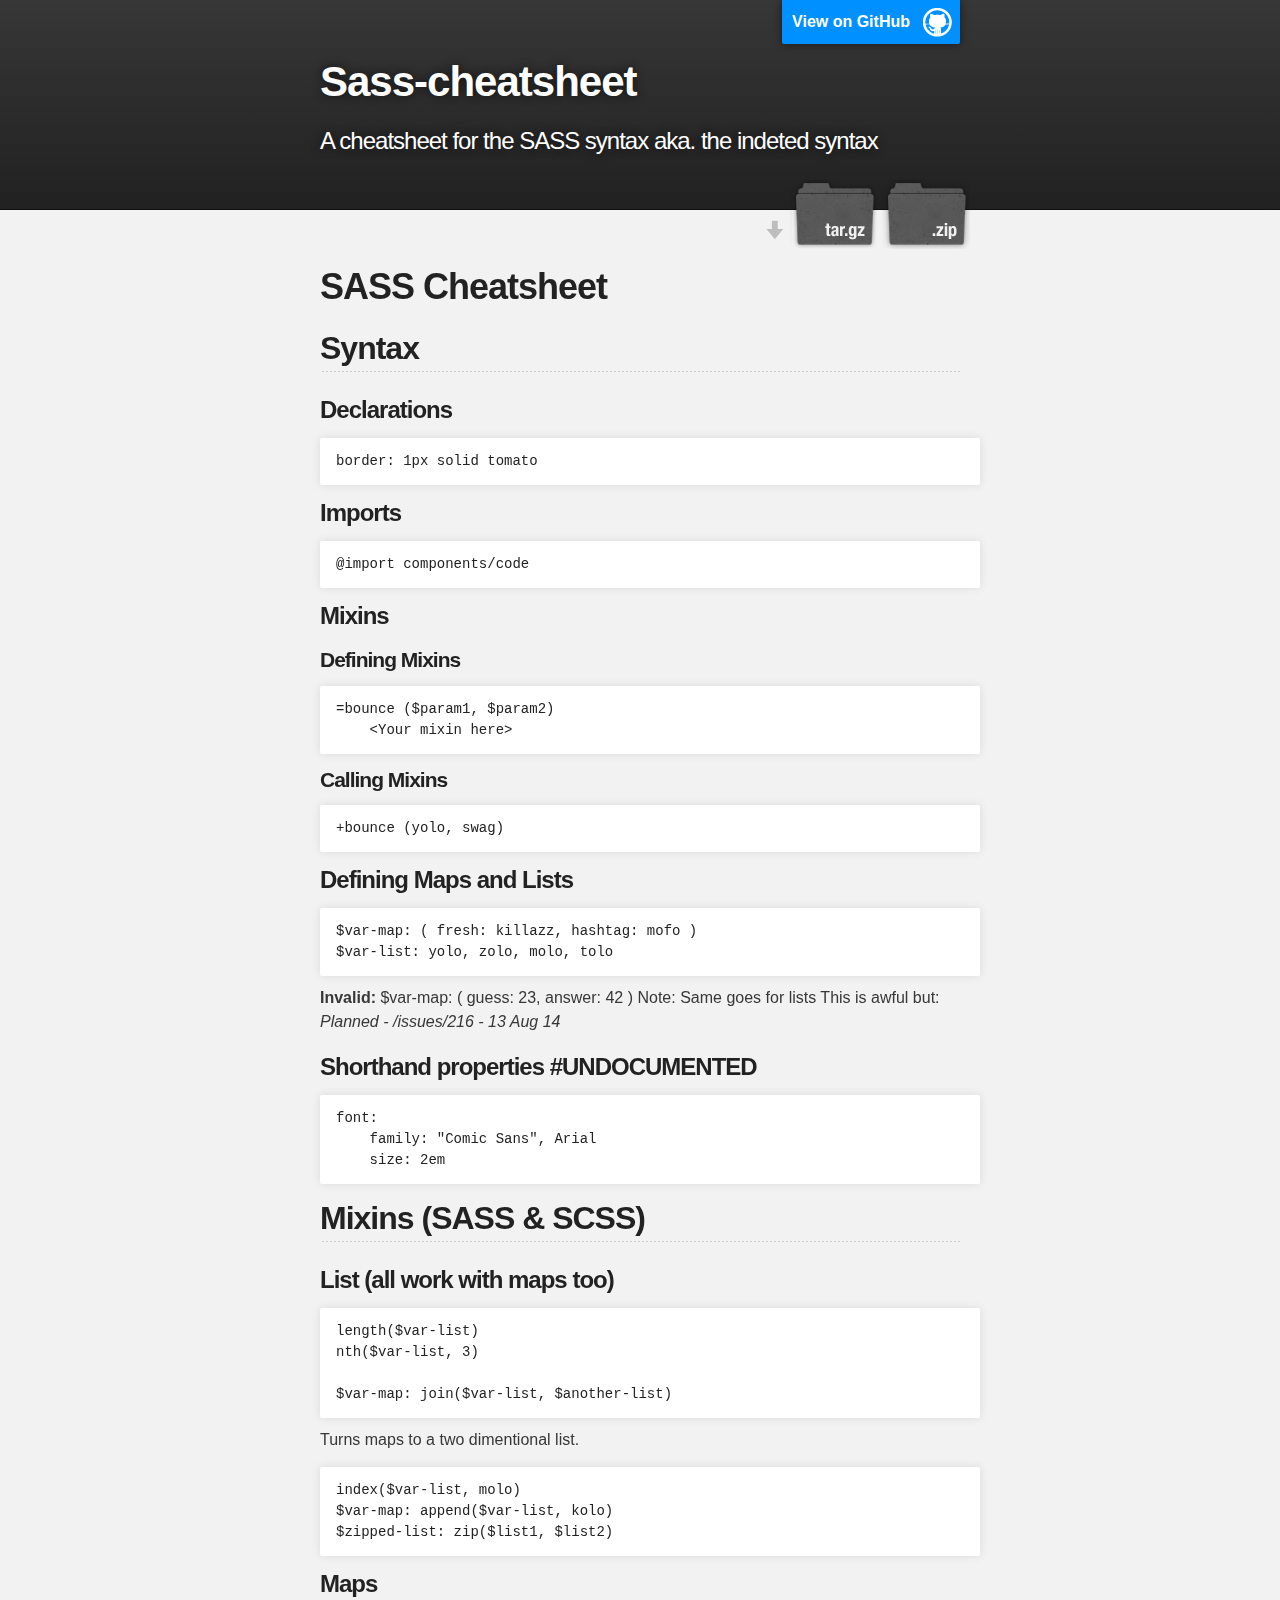
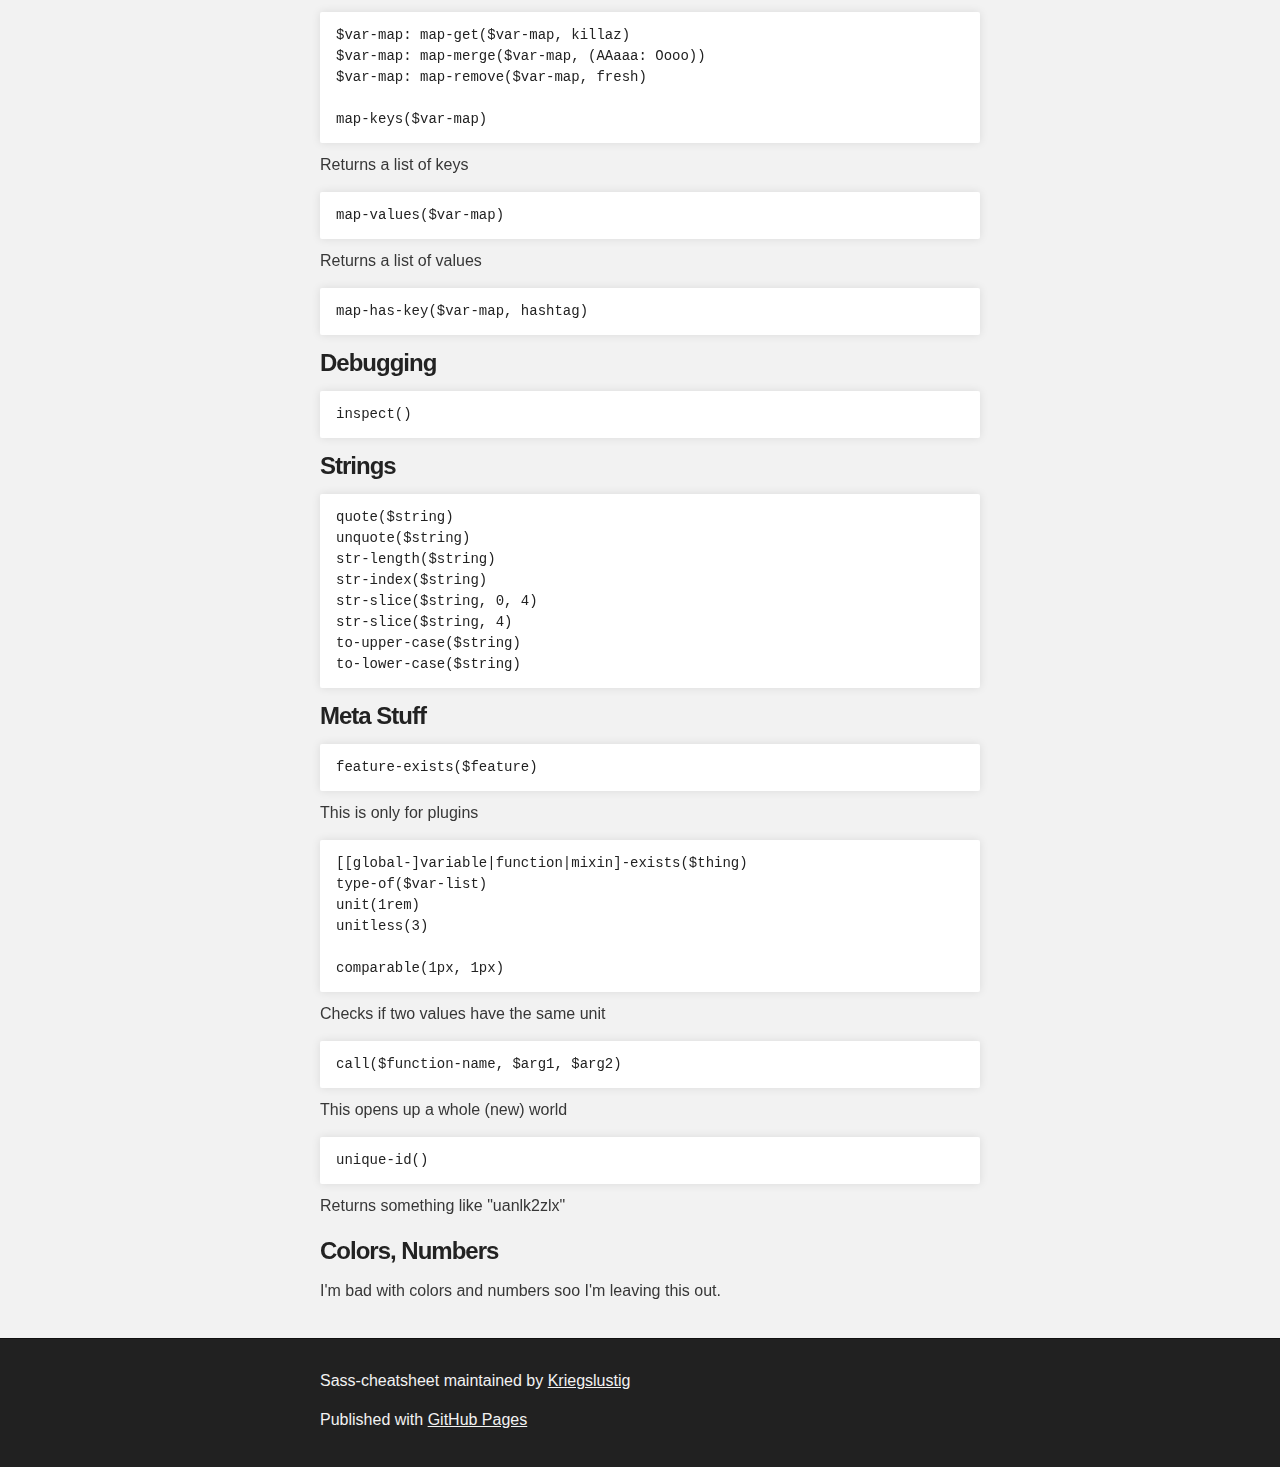
<file: index.html>
<!DOCTYPE html>
<html>

  <head>
    <meta charset='utf-8'>
    <meta http-equiv="X-UA-Compatible" content="chrome=1">
    <meta name="description" content="Sass-cheatsheet : A cheatsheet for the SASS syntax aka. the indeted syntax">

    <link rel="stylesheet" type="text/css" media="screen" href="stylesheets/stylesheet.css">

    <title>Sass-cheatsheet</title>
  </head>

  <body>

    <!-- HEADER -->
    <div id="header_wrap" class="outer">
        <header class="inner">
          <a id="forkme_banner" href="https://github.com/Kriegslustig/SASS-cheatsheet">View on GitHub</a>

          <h1 id="project_title">Sass-cheatsheet</h1>
          <h2 id="project_tagline">A cheatsheet for the SASS syntax aka. the indeted syntax</h2>

            <section id="downloads">
              <a class="zip_download_link" href="https://github.com/Kriegslustig/SASS-cheatsheet/zipball/master">Download this project as a .zip file</a>
              <a class="tar_download_link" href="https://github.com/Kriegslustig/SASS-cheatsheet/tarball/master">Download this project as a tar.gz file</a>
            </section>
        </header>
    </div>

    <!-- MAIN CONTENT -->
    <div id="main_content_wrap" class="outer">
      <section id="main_content" class="inner">
        <h1>
<a id="sass-cheatsheet" class="anchor" href="#sass-cheatsheet" aria-hidden="true"><span class="octicon octicon-link"></span></a>SASS Cheatsheet</h1>

<h2>
<a id="syntax" class="anchor" href="#syntax" aria-hidden="true"><span class="octicon octicon-link"></span></a>Syntax</h2>

<h3>
<a id="declarations" class="anchor" href="#declarations" aria-hidden="true"><span class="octicon octicon-link"></span></a>Declarations</h3>

<pre><code>border: 1px solid tomato
</code></pre>

<h3>
<a id="imports" class="anchor" href="#imports" aria-hidden="true"><span class="octicon octicon-link"></span></a>Imports</h3>

<pre><code>@import components/code
</code></pre>

<h3>
<a id="mixins" class="anchor" href="#mixins" aria-hidden="true"><span class="octicon octicon-link"></span></a>Mixins</h3>

<h4>
<a id="defining-mixins" class="anchor" href="#defining-mixins" aria-hidden="true"><span class="octicon octicon-link"></span></a>Defining Mixins</h4>

<pre><code>=bounce ($param1, $param2)
    &lt;Your mixin here&gt;
</code></pre>

<h4>
<a id="calling-mixins" class="anchor" href="#calling-mixins" aria-hidden="true"><span class="octicon octicon-link"></span></a>Calling Mixins</h4>

<pre><code>+bounce (yolo, swag)
</code></pre>

<h3>
<a id="defining-maps-and-lists" class="anchor" href="#defining-maps-and-lists" aria-hidden="true"><span class="octicon octicon-link"></span></a>Defining Maps and Lists</h3>

<pre><code>$var-map: ( fresh: killazz, hashtag: mofo )
$var-list: yolo, zolo, molo, tolo
</code></pre>

<p><strong>Invalid:</strong>
    $var-map: (
        guess: 23,
        answer: 42
    )
Note: Same goes for lists
This is awful but:
<em>Planned - /issues/216 - 13 Aug 14</em></p>

<h3>
<a id="shorthand-properties-undocumented" class="anchor" href="#shorthand-properties-undocumented" aria-hidden="true"><span class="octicon octicon-link"></span></a>Shorthand properties #UNDOCUMENTED</h3>

<pre><code>font:
    family: "Comic Sans", Arial
    size: 2em
</code></pre>

<h2>
<a id="mixins-sass--scss" class="anchor" href="#mixins-sass--scss" aria-hidden="true"><span class="octicon octicon-link"></span></a>Mixins (SASS &amp; SCSS)</h2>

<h3>
<a id="list-all-work-with-maps-too" class="anchor" href="#list-all-work-with-maps-too" aria-hidden="true"><span class="octicon octicon-link"></span></a>List (all work with maps too)</h3>

<pre><code>length($var-list)
nth($var-list, 3)

$var-map: join($var-list, $another-list)
</code></pre>

<p>Turns maps to a two dimentional list.</p>

<pre><code>index($var-list, molo)
$var-map: append($var-list, kolo)
$zipped-list: zip($list1, $list2)
</code></pre>

<h3>
<a id="maps" class="anchor" href="#maps" aria-hidden="true"><span class="octicon octicon-link"></span></a>Maps</h3>

<pre><code>$var-map: map-get($var-map, killaz)
$var-map: map-merge($var-map, (AAaaa: Oooo))
$var-map: map-remove($var-map, fresh)

map-keys($var-map)
</code></pre>

<p>Returns a list of keys</p>

<pre><code>map-values($var-map)
</code></pre>

<p>Returns a list of values</p>

<pre><code>map-has-key($var-map, hashtag)
</code></pre>

<h3>
<a id="debugging" class="anchor" href="#debugging" aria-hidden="true"><span class="octicon octicon-link"></span></a>Debugging</h3>

<pre><code>inspect()
</code></pre>

<h3>
<a id="strings" class="anchor" href="#strings" aria-hidden="true"><span class="octicon octicon-link"></span></a>Strings</h3>

<pre><code>quote($string)
unquote($string)
str-length($string)
str-index($string)
str-slice($string, 0, 4)
str-slice($string, 4)
to-upper-case($string)
to-lower-case($string)
</code></pre>

<h3>
<a id="meta-stuff" class="anchor" href="#meta-stuff" aria-hidden="true"><span class="octicon octicon-link"></span></a>Meta Stuff</h3>

<pre><code>feature-exists($feature)
</code></pre>

<p>This is only for plugins</p>

<pre><code>[[global-]variable|function|mixin]-exists($thing)
type-of($var-list)
unit(1rem)
unitless(3)

comparable(1px, 1px)
</code></pre>

<p>Checks if two values have the same unit</p>

<pre><code>call($function-name, $arg1, $arg2)
</code></pre>

<p>This opens up a whole (new) world</p>

<pre><code>unique-id()
</code></pre>

<p>Returns something like "uanlk2zlx"</p>

<h3>
<a id="colors-numbers" class="anchor" href="#colors-numbers" aria-hidden="true"><span class="octicon octicon-link"></span></a>Colors, Numbers</h3>

<p>I'm bad with colors and numbers soo I'm leaving this out.</p>
      </section>
    </div>

    <!-- FOOTER  -->
    <div id="footer_wrap" class="outer">
      <footer class="inner">
        <p class="copyright">Sass-cheatsheet maintained by <a href="https://github.com/Kriegslustig">Kriegslustig</a></p>
        <p>Published with <a href="http://pages.github.com">GitHub Pages</a></p>
      </footer>
    </div>

    

  </body>
</html>
</file>
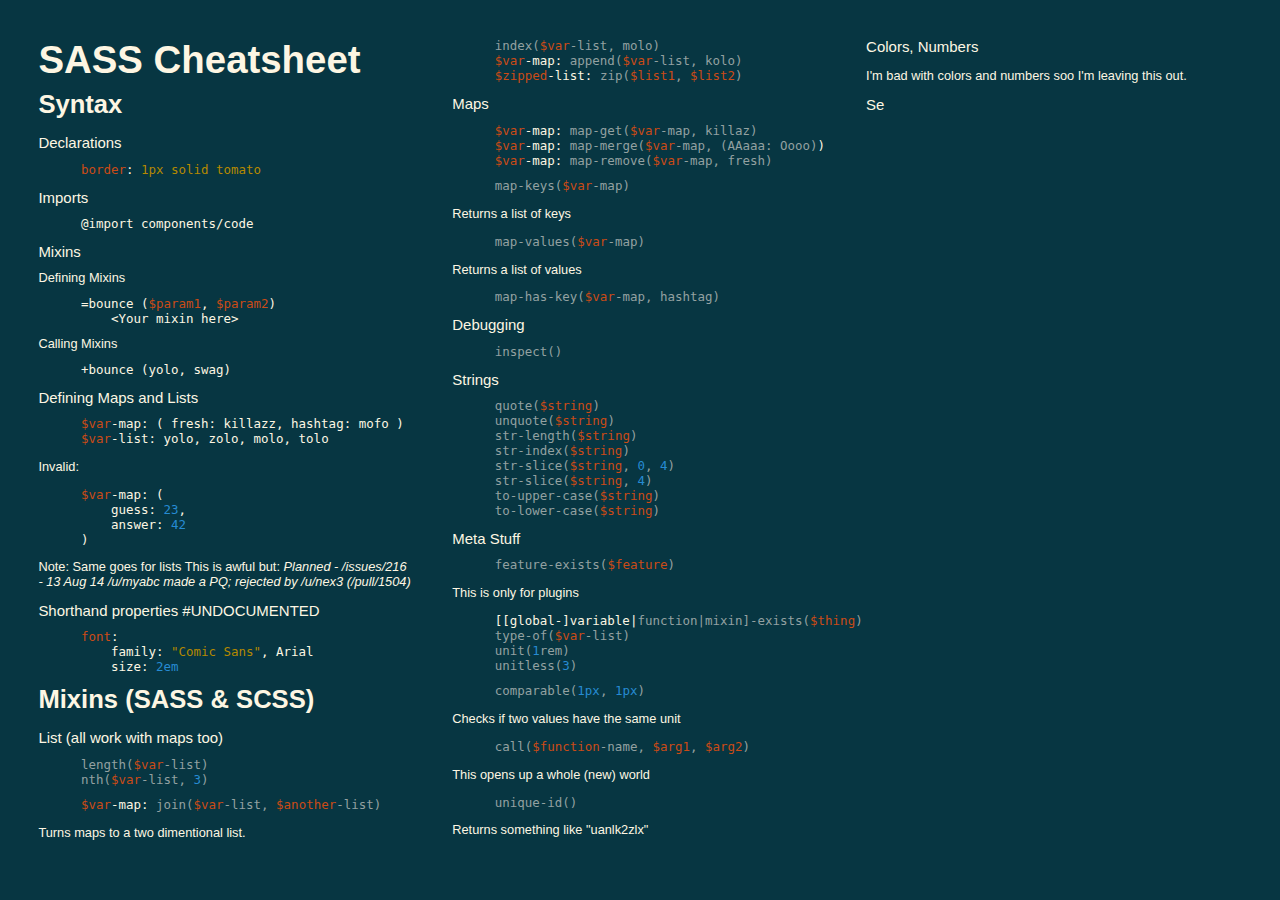
<file: sass-cheatsheet.html>
<!DOCTYPE html>
<html lang="en">
<head>
	<meta charset="UTF-8">
	<title>SASS Cheatsheet</title>
	<link rel="stylesheet" type="text/css" href="css/styles.css">
</head>
<body>
	<script src="js/marked.min.js" type="text/javascript"></script>
	<script src="js/highlight.pack.js" type="text/javascript"></script>
	<script src="js/sass-cheatsheet.js" type="text/javascript"></script>
	<script>
		marked.setOptions({
			highlight: function (code) {
				return hljs.highlightAuto(code).value;
			}
		});
		document.body.innerHTML = marked(sassCheatsheet);
	</script>
</body>
</html>
</file>
<file: stylesheets/stylesheet.css>
/*******************************************************************************
Slate Theme for GitHub Pages
by Jason Costello, @jsncostello
*******************************************************************************/

@import url(pygment_trac.css);

/*******************************************************************************
MeyerWeb Reset
*******************************************************************************/

html, body, div, span, applet, object, iframe,
h1, h2, h3, h4, h5, h6, p, blockquote, pre,
a, abbr, acronym, address, big, cite, code,
del, dfn, em, img, ins, kbd, q, s, samp,
small, strike, strong, sub, sup, tt, var,
b, u, i, center,
dl, dt, dd, ol, ul, li,
fieldset, form, label, legend,
table, caption, tbody, tfoot, thead, tr, th, td,
article, aside, canvas, details, embed,
figure, figcaption, footer, header, hgroup,
menu, nav, output, ruby, section, summary,
time, mark, audio, video {
  margin: 0;
  padding: 0;
  border: 0;
  font: inherit;
  vertical-align: baseline;
}

/* HTML5 display-role reset for older browsers */
article, aside, details, figcaption, figure,
footer, header, hgroup, menu, nav, section {
  display: block;
}

ol, ul {
  list-style: none;
}

table {
  border-collapse: collapse;
  border-spacing: 0;
}

/*******************************************************************************
Theme Styles
*******************************************************************************/

body {
  box-sizing: border-box;
  color:#373737;
  background: #212121;
  font-size: 16px;
  font-family: 'Myriad Pro', Calibri, Helvetica, Arial, sans-serif;
  line-height: 1.5;
  -webkit-font-smoothing: antialiased;
}

h1, h2, h3, h4, h5, h6 {
  margin: 10px 0;
  font-weight: 700;
  color:#222222;
  font-family: 'Lucida Grande', 'Calibri', Helvetica, Arial, sans-serif;
  letter-spacing: -1px;
}

h1 {
  font-size: 36px;
  font-weight: 700;
}

h2 {
  padding-bottom: 10px;
  font-size: 32px;
  background: url('../images/bg_hr.png') repeat-x bottom;
}

h3 {
  font-size: 24px;
}

h4 {
  font-size: 21px;
}

h5 {
  font-size: 18px;
}

h6 {
  font-size: 16px;
}

p {
  margin: 10px 0 15px 0;
}

footer p {
  color: #f2f2f2;
}

a {
  text-decoration: none;
  color: #007edf;
  text-shadow: none;

  transition: color 0.5s ease;
  transition: text-shadow 0.5s ease;
  -webkit-transition: color 0.5s ease;
  -webkit-transition: text-shadow 0.5s ease;
  -moz-transition: color 0.5s ease;
  -moz-transition: text-shadow 0.5s ease;
  -o-transition: color 0.5s ease;
  -o-transition: text-shadow 0.5s ease;
  -ms-transition: color 0.5s ease;
  -ms-transition: text-shadow 0.5s ease;
}

a:hover, a:focus {text-decoration: underline;}

footer a {
  color: #F2F2F2;
  text-decoration: underline;
}

em {
  font-style: italic;
}

strong {
  font-weight: bold;
}

img {
  position: relative;
  margin: 0 auto;
  max-width: 739px;
  padding: 5px;
  margin: 10px 0 10px 0;
  border: 1px solid #ebebeb;

  box-shadow: 0 0 5px #ebebeb;
  -webkit-box-shadow: 0 0 5px #ebebeb;
  -moz-box-shadow: 0 0 5px #ebebeb;
  -o-box-shadow: 0 0 5px #ebebeb;
  -ms-box-shadow: 0 0 5px #ebebeb;
}

p img {
  display: inline;
  margin: 0;
  padding: 0;
  vertical-align: middle;
  text-align: center;
  border: none;
}

pre, code {
  width: 100%;
  color: #222;
  background-color: #fff;

  font-family: Monaco, "Bitstream Vera Sans Mono", "Lucida Console", Terminal, monospace;
  font-size: 14px;

  border-radius: 2px;
  -moz-border-radius: 2px;
  -webkit-border-radius: 2px;
}

pre {
  width: 100%;
  padding: 10px;
  box-shadow: 0 0 10px rgba(0,0,0,.1);
  overflow: auto;
}

code {
  padding: 3px;
  margin: 0 3px;
  box-shadow: 0 0 10px rgba(0,0,0,.1);
}

pre code {
  display: block;
  box-shadow: none;
}

blockquote {
  color: #666;
  margin-bottom: 20px;
  padding: 0 0 0 20px;
  border-left: 3px solid #bbb;
}


ul, ol, dl {
  margin-bottom: 15px
}

ul {
  list-style: inside;
  padding-left: 20px;
}

ol {
  list-style: decimal inside;
  padding-left: 20px;
}

dl dt {
  font-weight: bold;
}

dl dd {
  padding-left: 20px;
  font-style: italic;
}

dl p {
  padding-left: 20px;
  font-style: italic;
}

hr {
  height: 1px;
  margin-bottom: 5px;
  border: none;
  background: url('../images/bg_hr.png') repeat-x center;
}

table {
  border: 1px solid #373737;
  margin-bottom: 20px;
  text-align: left;
 }

th {
  font-family: 'Lucida Grande', 'Helvetica Neue', Helvetica, Arial, sans-serif;
  padding: 10px;
  background: #373737;
  color: #fff;
 }

td {
  padding: 10px;
  border: 1px solid #373737;
 }

form {
  background: #f2f2f2;
  padding: 20px;
}

/*******************************************************************************
Full-Width Styles
*******************************************************************************/

.outer {
  width: 100%;
}

.inner {
  position: relative;
  max-width: 640px;
  padding: 20px 10px;
  margin: 0 auto;
}

#forkme_banner {
  display: block;
  position: absolute;
  top:0;
  right: 10px;
  z-index: 10;
  padding: 10px 50px 10px 10px;
  color: #fff;
  background: url('../images/blacktocat.png') #0090ff no-repeat 95% 50%;
  font-weight: 700;
  box-shadow: 0 0 10px rgba(0,0,0,.5);
  border-bottom-left-radius: 2px;
  border-bottom-right-radius: 2px;
}

#header_wrap {
  background: #212121;
  background: -moz-linear-gradient(top, #373737, #212121);
  background: -webkit-linear-gradient(top, #373737, #212121);
  background: -ms-linear-gradient(top, #373737, #212121);
  background: -o-linear-gradient(top, #373737, #212121);
  background: linear-gradient(top, #373737, #212121);
}

#header_wrap .inner {
  padding: 50px 10px 30px 10px;
}

#project_title {
  margin: 0;
  color: #fff;
  font-size: 42px;
  font-weight: 700;
  text-shadow: #111 0px 0px 10px;
}

#project_tagline {
  color: #fff;
  font-size: 24px;
  font-weight: 300;
  background: none;
  text-shadow: #111 0px 0px 10px;
}

#downloads {
  position: absolute;
  width: 210px;
  z-index: 10;
  bottom: -40px;
  right: 0;
  height: 70px;
  background: url('../images/icon_download.png') no-repeat 0% 90%;
}

.zip_download_link {
  display: block;
  float: right;
  width: 90px;
  height:70px;
  text-indent: -5000px;
  overflow: hidden;
  background: url(../images/sprite_download.png) no-repeat bottom left;
}

.tar_download_link {
  display: block;
  float: right;
  width: 90px;
  height:70px;
  text-indent: -5000px;
  overflow: hidden;
  background: url(../images/sprite_download.png) no-repeat bottom right;
  margin-left: 10px;
}

.zip_download_link:hover {
  background: url(../images/sprite_download.png) no-repeat top left;
}

.tar_download_link:hover {
  background: url(../images/sprite_download.png) no-repeat top right;
}

#main_content_wrap {
  background: #f2f2f2;
  border-top: 1px solid #111;
  border-bottom: 1px solid #111;
}

#main_content {
  padding-top: 40px;
}

#footer_wrap {
  background: #212121;
}



/*******************************************************************************
Small Device Styles
*******************************************************************************/

@media screen and (max-width: 480px) {
  body {
    font-size:14px;
  }

  #downloads {
    display: none;
  }

  .inner {
    min-width: 320px;
    max-width: 480px;
  }

  #project_title {
  font-size: 32px;
  }

  h1 {
    font-size: 28px;
  }

  h2 {
    font-size: 24px;
  }

  h3 {
    font-size: 21px;
  }

  h4 {
    font-size: 18px;
  }

  h5 {
    font-size: 14px;
  }

  h6 {
    font-size: 12px;
  }

  code, pre {
    min-width: 320px;
    max-width: 480px;
    font-size: 11px;
  }

}
</file>
<file: css/styles.css>
/* line 1, ../sass/components/_code.sass */
code {
  padding: 0 1em;
  margin: 0;
  display: block;
  font-size: 1.2em;
}

/* line 8, ../sass/components/_code.sass */
.hljs-function, .hljs-property {
  color: #93a1a1;
}
/* line 12, ../sass/components/_code.sass */
.hljs-variable, .hljs-attribute {
  color: #cb4b16;
}
/* line 16, ../sass/components/_code.sass */
.hljs-number {
  color: #268bd2;
}
/* line 19, ../sass/components/_code.sass */
.hljs-string {
  color: #b58900;
}
/* line 22, ../sass/components/_code.sass */
.hljs-tag {
  color: #002b36;
}

/* line 7, ../sass/styles.sass */
*, *:before, *:after {
  box-sizing: border-box;
}

/* line 10, ../sass/styles.sass */
html {
  font-family: "Helvetica Neue", Helvetica, sans-serif;
  font-weight: 300;
}

/* line 15, ../sass/styles.sass */
body {
  -moz-columns: 3;
  -webkit-columns: 3;
  columns: 3;
  -moz-column-width: 50%;
  -webkit-column-width: 50%;
  column-width: 50%;
  -moz-column-gap: 3em;
  -webkit-column-gap: 3em;
  column-gap: 3em;
  -moz-column-fill: auto;
  -webkit-column-fill: auto;
  column-fill: auto;
  padding: 3em;
  margin: 0;
  color: #fdf6e3;
  height: 100vh;
  font-size: 0.8em;
  background-color: #073642;
}

/* line 27, ../sass/styles.sass */
h1, h2, h3, h4 {
  margin: 1em 0 0.6em;
}

/* line 30, ../sass/styles.sass */
h3, h4 {
  font-weight: 300;
  margin-top: 0.8em;
}

/* line 34, ../sass/styles.sass */
h3 {
  font-weight: 400;
}

/* line 37, ../sass/styles.sass */
h2 {
  font-weight: 600;
  font-size: 2em;
  margin-top: 0.3em;
}

/* line 42, ../sass/styles.sass */
h1 {
  font-weight: 800;
  font-size: 3em;
  margin: 0 0 0.1em;
}

/* line 47, ../sass/styles.sass */
.note {
  font-size: 0.8em;
}

/*# sourceMappingURL=styles.css.map */
</file>
